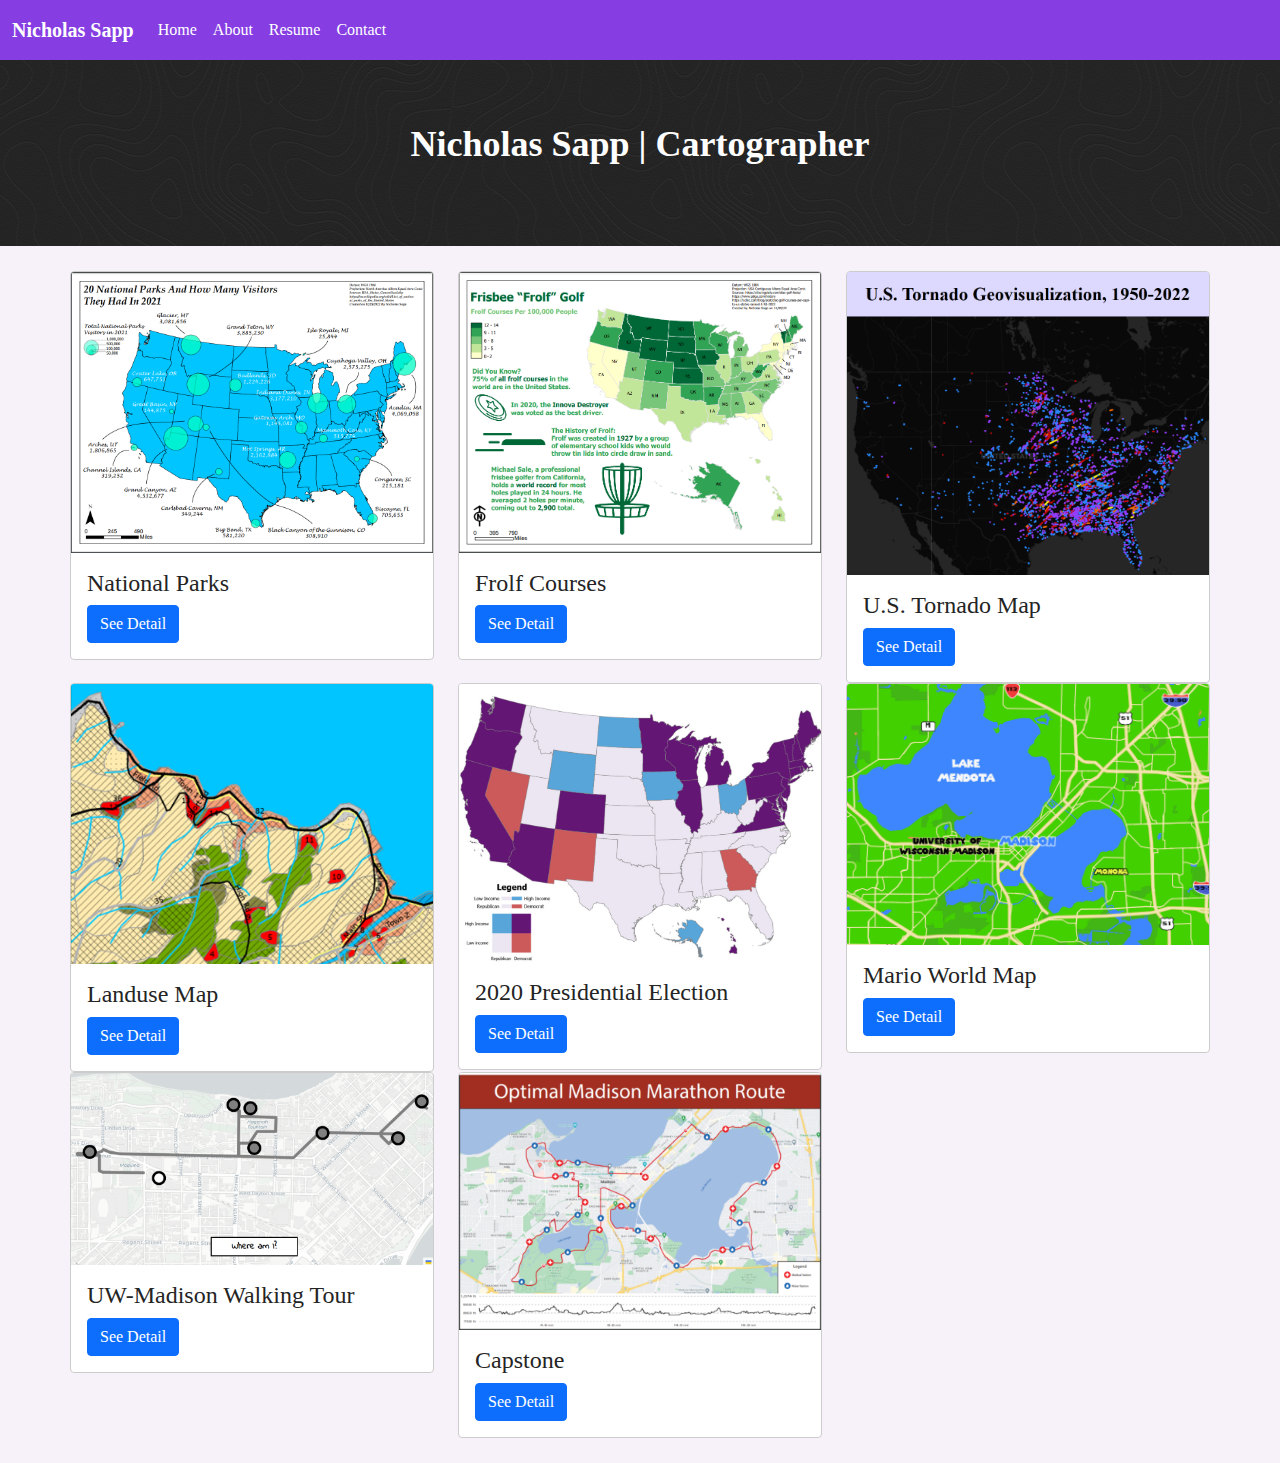
<file: NicholasSapp_Portfolio/index.html>
<!DOCTYPE html>
<html lang="en">

<head>
    <meta charset="utf-8">
    <meta name="viewport" content="width=device-width, initial-scale=1">
    <meta name="keywords" content="maps, cartography" />
    <title>Nicholas Sapp</title>

    <!--put your Bootstrap stylesheet links below this comment and above style.css-->
    <link rel="stylesheet" href="css/bootstrap.min.css">
    <link rel="stylesheet" href="css/style.css">
</head>

<body>
    <!-- Create the navbar -->
    <nav class="navbar navbar-expand-lg navbar-default">
        <!-- Container inside the navbar header to span the page -->
        <div class="container-fluid">
            <!-- Creates the navbar header -->
            <a class="navbar-brand" href="#">Nicholas Sapp</a>
            <!-- This complex script is just for a hamburger button, which will appear on smaller screens -->
            <button class="navbar-toggler" type="button" data-bs-toggle="collapse" data-bs-target="#navbarNav"
                aria-controls="navbarNav" aria-expanded="false" aria-label="Toggle navigation">
                <svg width="1em" height="1em" viewBox="0 0 16 16" class="bi bi-list" xmlns="http://www.w3.org/2000/svg">
                    <path fill-rule="evenodd"
                        d="M2.5 11.5A.5.5 0 0 1 3 11h10a.5.5 0 0 1 0 1H3a.5.5 0 0 1-.5-.5zm0-4A.5.5 0 0 1 3 7h10a.5.5 0 0 1 0 1H3a.5.5 0 0 1-.5-.5zm0-4A.5.5 0 0 1 3 3h10a.5.5 0 0 1 0 1H3a.5.5 0 0 1-.5-.5z" />
                </svg>
                <span class="menu"> Menu</span>
            </button>
            <!-- Links to include in navbar -->
            <div class="collapse navbar-collapse" id="navbarNav">
                <!-- Unordered list for links on navbar -->
                <ul class="navbar-nav">
                    <li class="nav-item">
                        <a class="nav-link active" aria-current="page" href="index.html">Home</a>
                    </li>
                    <li class="nav-item">
                        <a class="nav-link" href="about.html">About</a>
                    </li>
                    <li class="nav-item">
                        <a class="nav-link" href="resume.html">Resume</a>
                    </li>
                    <li class="nav-item">
                        <a class="nav-link" href="contact.html">Contact</a>
                    </li>
                </ul>
            </div> <!-- end .navbar-collapse -->
        </div> <!-- end .container-fluid -->
    </nav> <!-- end navigation bar -->

    <div class="jumbotron">
        <div class="container">
            <h2>Nicholas Sapp | Cartographer</h2>
            <p></p>
        </div>
    </div>

    <div class="container">
        <div class="row">
            <div class="col-md-4">
                <div class="card">
                    <a href="portfolio/colombia.html">
                        <img class="card-img-top" src="assets/NationalParkMap.PNG"
                            alt="colombia terrain map">
                    </a>
                    <div class="card-body">
                        <h4 class="card-title">National Parks</h4>
                        <a href="portfolio/colombia.html" class="btn btn-primary">See Detail</a>
                    </div>
                </div>
            </div>
            <div class="col-md-4">
                <div class="card">
                    <a href="portfolio/childcare.html">
                        <img class="card-img-top" src="assets/FrolfMap.PNG"
                            alt="cost of childcare in the united states infographic"></a>
                    <div class="card-body">
                        <h4 class="card-title">Frolf Courses</h4>
                        <a href="portfolio/childcare.html" class="btn btn-primary">See Detail</a>
                    </div>
                </div>
            </div>
            <div class="col-md-4">
                <div class="card">
                    <a href="portfolio/india.html">
                        <img class="card-img-top" src="assets/TornadoMap.png"
                            alt="India nighttime lights"></a>
                    <div class="card-body">
                        <h4 class="card-title">U.S. Tornado Map</h4>
                        <a href="portfolio/india.html" class="btn btn-primary">See Detail</a>
                    </div>
                </div>
            </div>
            <div class="col-md-4">
                <div class="card">
                    <a href="portfolio/StudySite.html">
                        <img class="card-img-top" src="assets/FinalProject377TN.png"
                            alt="colombia terrain map">
                    </a>
                    <div class="card-body">
                        <h4 class="card-title">Landuse Map</h4>
                        <a href="portfolio/StudySite.html" class="btn btn-primary">See Detail</a>
                    </div>
                </div>
            </div>
            <div class="col-md-4">
                <div class="card">
                    <a href="portfolio/PresidentialElection.html">
                        <img class="card-img-top" src="assets/Lab1TN.png"
                            alt="cost of childcare in the united states infographic"></a>
                    <div class="card-body">
                        <h4 class="card-title">2020 Presidential Election</h4>
                        <a href="portfolio/PresidentialElection.html" class="btn btn-primary">See Detail</a>
                    </div>
                </div>
            </div>
            <div class="col-md-4">
                <div class="card">
                    <a href="portfolio/Mario.html">
                        <img class="card-img-top" src="assets/MarioTN.png"
                            alt="India nighttime lights"></a>
                    <div class="card-body">
                        <h4 class="card-title">Mario World Map</h4>
                        <a href="portfolio/Mario.html" class="btn btn-primary">See Detail</a>
                    </div>
                </div>
            </div>
            <div class="col-md-4">
                <div class="card">
                    <a href="portfolio/WalkingTour.html">
                        <img class="card-img-top" src="assets/WalkingTourTN.png"
                            alt="cost of childcare in the united states infographic"></a>
                    <div class="card-body">
                        <h4 class="card-title">UW-Madison Walking Tour</h4>
                        <a href="portfolio/WalkingTour.html" class="btn btn-primary">See Detail</a>
                    </div>
                </div>
            </div>
            <div class="col-md-4">
                <div class="card">
                    <a href="portfolio/Capstone.html">
                        <img class="card-img-top" src="assets/CapstoneTN.png"
                            alt="India nighttime lights"></a>
                    <div class="card-body">
                        <h4 class="card-title">Capstone</h4>
                        <a href="portfolio/Capstone.html" class="btn btn-primary">See Detail</a>
                    </div>
                </div>
            </div>
        </div>
    </div>

    <!--put your external script links here-->
    <script type="text/javascript" src="lib/jquery-3.5.1.min.js"></script>
    <script type="text/javascript" src="lib/bootstrap.min.js"></script>
</body>

</html>
</file>
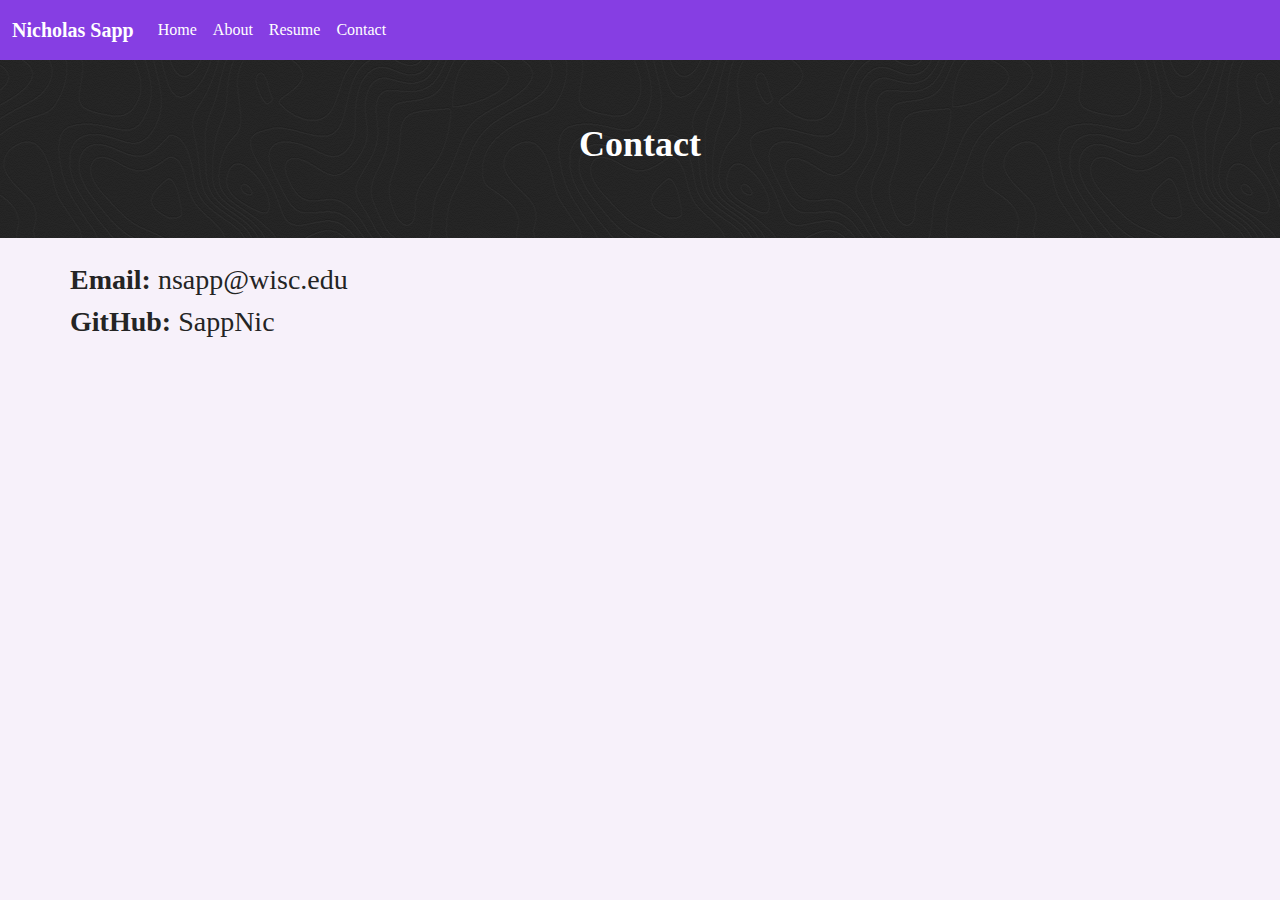
<file: NicholasSapp_Portfolio/contact.html>
<!DOCTYPE html>
<html lang="en">

<head>
    <meta charset="utf-8">
    <meta name="viewport" content="width=device-width, initial-scale=1">
    <title>Nicholas Sapp</title>
    <!-- <link href='https://fonts.googleapis.com/css?family=Montserrat:400,700' rel='stylesheet' type='text/css'> -->

    <!--put your Bootstrap stylesheet links below this comment and above style.css-->
    <link rel="stylesheet" href="css/bootstrap.min.css">
    <link rel="stylesheet" href="css/style.css">
</head>

<body>
    <!-- Create the navbar -->
    <nav class="navbar navbar-expand-lg navbar-default">
        <!-- Container inside the navbar header to span the page -->
        <div class="container-fluid">
            <!-- Creates the navbar header -->
            <a class="navbar-brand" href="#">Nicholas Sapp</a>
            <!-- This complex script is just for a hamburger button, which will appear on smaller screens -->
            <button class="navbar-toggler" type="button" data-bs-toggle="collapse" data-bs-target="#navbarNav"
                aria-controls="navbarNav" aria-expanded="false" aria-label="Toggle navigation">
                <svg width="1em" height="1em" viewBox="0 0 16 16" class="bi bi-list" xmlns="http://www.w3.org/2000/svg">
                    <path fill-rule="evenodd"
                        d="M2.5 11.5A.5.5 0 0 1 3 11h10a.5.5 0 0 1 0 1H3a.5.5 0 0 1-.5-.5zm0-4A.5.5 0 0 1 3 7h10a.5.5 0 0 1 0 1H3a.5.5 0 0 1-.5-.5zm0-4A.5.5 0 0 1 3 3h10a.5.5 0 0 1 0 1H3a.5.5 0 0 1-.5-.5z" />
                </svg>
                <span class="menu"> Menu</span>
            </button>
            <!-- Links to include in navbar -->
            <div class="collapse navbar-collapse" id="navbarNav">
                <!-- Unordered list for links on navbar -->
                <ul class="navbar-nav">
                    <li class="nav-item">
                        <a class="nav-link active" aria-current="page" href="index.html">Home</a>
                    </li>
                    <li class="nav-item">
                        <a class="nav-link" href="about.html">About</a>
                    </li>
                    <li class="nav-item">
                        <a class="nav-link" href="resume.html">Resume</a>
                    </li>
                    <li class="nav-item">
                        <a class="nav-link" href="contact.html">Contact</a>
                    </li>
                </ul>
            </div> <!-- end .navbar-collapse -->
        </div> <!-- end .container-fluid -->
    </nav> <!-- end navigation bar -->

    <div class="jumbotron">
        <div class="container">
            <h2>Contact</h2>
        </div>
    </div>

    <div class="container">
        <div class="row">
            <div class="col-md-8 col-md-offset-2 col-xs-10 col-xs-offset-1">
                <h3><strong>Email:</strong> nsapp@wisc.edu</h3>
                <h3><strong>GitHub:</strong> SappNic</h3>
            </div>
        </div>
    </div>


    <!--put your external script links here-->
    <script type="text/javascript" src="lib/jquery-3.5.1.min.js"></script>
    <script type="text/javascript" src="lib/bootstrap.min.js"></script>
</body>

</html>
</file>
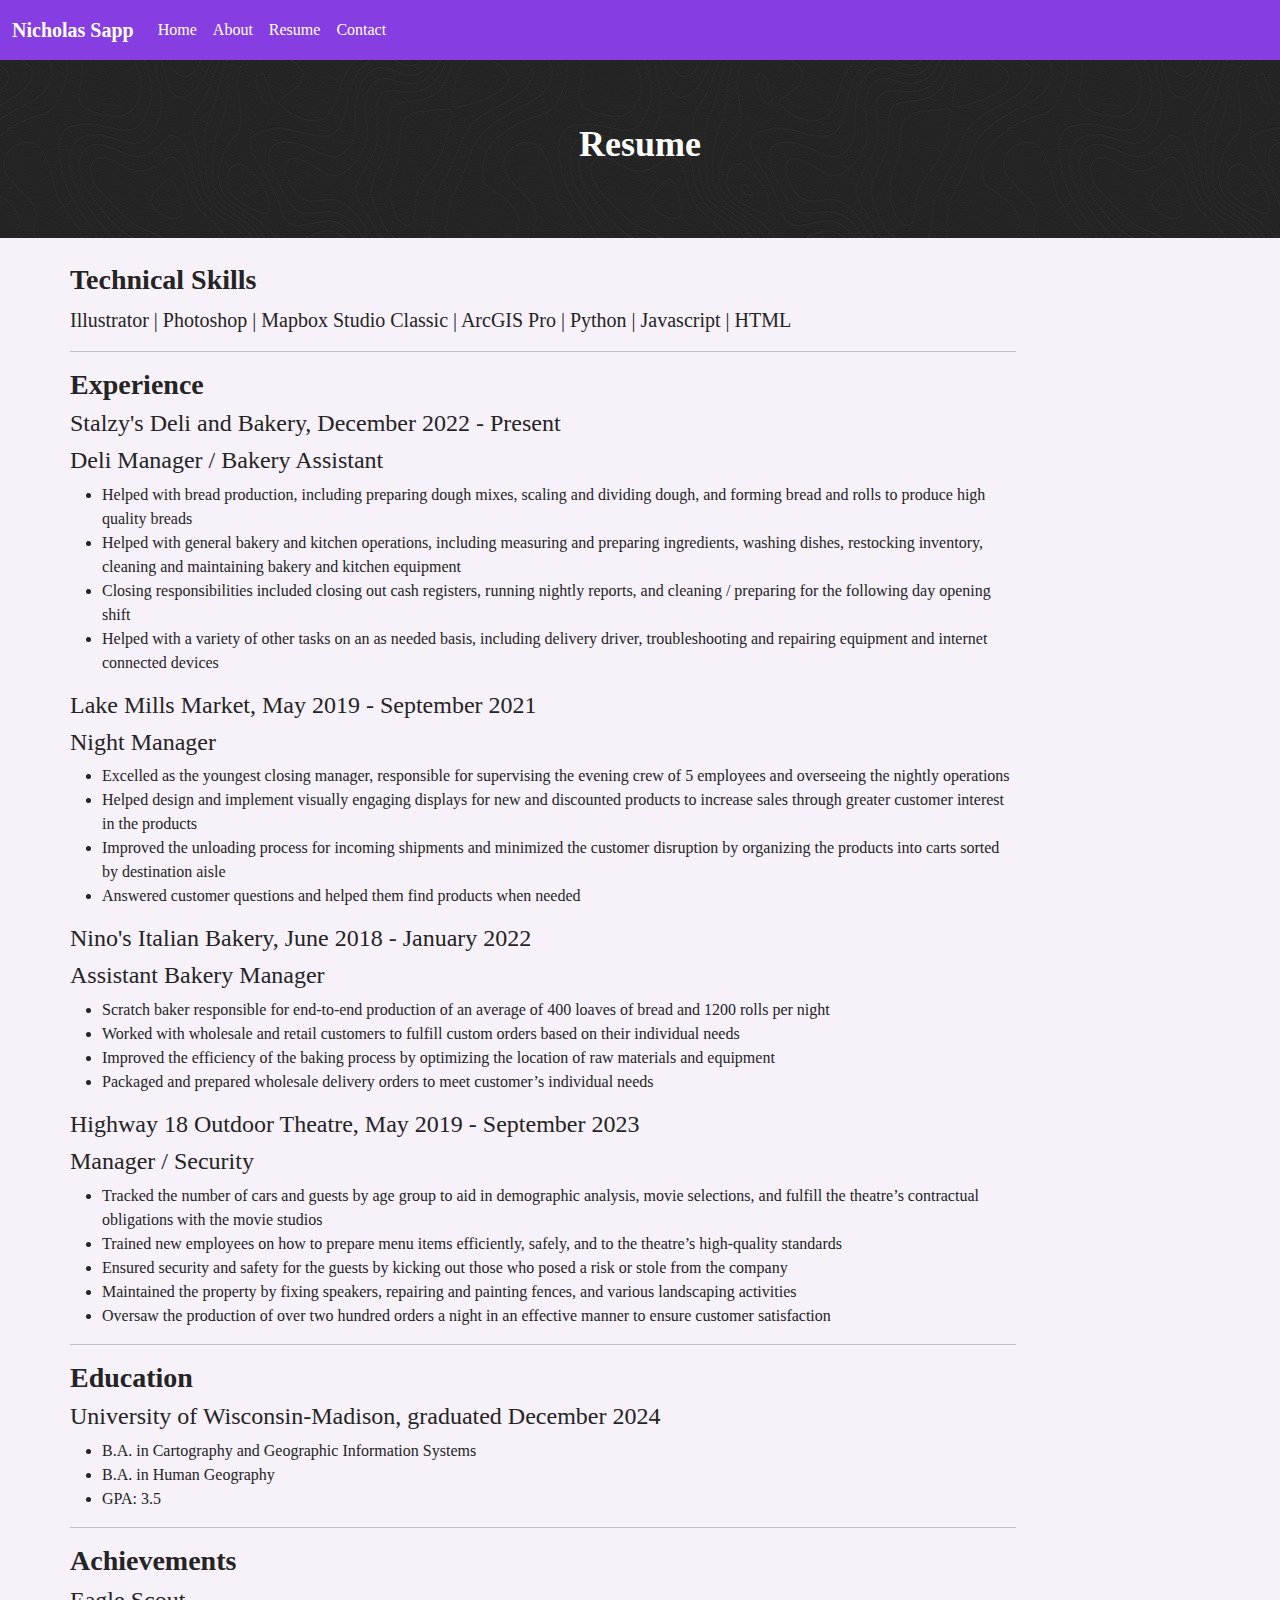
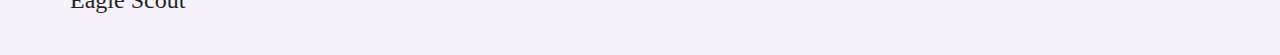
<file: NicholasSapp_Portfolio/resume.html>
<!DOCTYPE html>
<html lang="en">

<head>
    <meta charset="utf-8">
    <meta name="viewport" content="width=device-width, initial-scale=1">
    <title>Nicholas Sapp</title>
    <!-- <link href='https://fonts.googleapis.com/css?family=Montserrat:400,700' rel='stylesheet' type='text/css'> -->

    <!--put your Bootstrap stylesheet links below this comment and above style.css-->
    <link rel="stylesheet" href="css/bootstrap.min.css">
    <link rel="stylesheet" href="css/style.css">
</head>

<body>
    <!-- Create the navbar -->
    <nav class="navbar navbar-expand-lg navbar-default">
        <!-- Container inside the navbar header to span the page -->
        <div class="container-fluid">
            <!-- Creates the navbar header -->
            <a class="navbar-brand" href="#">Nicholas Sapp</a>
            <!-- This complex script is just for a hamburger button, which will appear on smaller screens -->
            <button class="navbar-toggler" type="button" data-bs-toggle="collapse" data-bs-target="#navbarNav"
                aria-controls="navbarNav" aria-expanded="false" aria-label="Toggle navigation">
                <svg width="1em" height="1em" viewBox="0 0 16 16" class="bi bi-list" xmlns="http://www.w3.org/2000/svg">
                    <path fill-rule="evenodd"
                        d="M2.5 11.5A.5.5 0 0 1 3 11h10a.5.5 0 0 1 0 1H3a.5.5 0 0 1-.5-.5zm0-4A.5.5 0 0 1 3 7h10a.5.5 0 0 1 0 1H3a.5.5 0 0 1-.5-.5zm0-4A.5.5 0 0 1 3 3h10a.5.5 0 0 1 0 1H3a.5.5 0 0 1-.5-.5z" />
                </svg>
                <span class="menu"> Menu</span>
            </button>
            <!-- Links to include in navbar -->
            <div class="collapse navbar-collapse" id="navbarNav">
                <!-- Unordered list for links on navbar -->
                <ul class="navbar-nav">
                    <li class="nav-item">
                        <a class="nav-link active" aria-current="page" href="index.html">Home</a>
                    </li>
                    <li class="nav-item">
                        <a class="nav-link" href="about.html">About</a>
                    </li>
                    <li class="nav-item">
                        <a class="nav-link" href="resume.html">Resume</a>
                    </li>
                    <li class="nav-item">
                        <a class="nav-link" href="contact.html">Contact</a>
                    </li>
                </ul>
            </div> <!-- end .navbar-collapse -->
        </div> <!-- end .container-fluid -->
    </nav> <!-- end navigation bar -->

    <div class="jumbotron">
        <div class="container">
            <h2>Resume</h2>
        </div>
    </div>

    <div class="container">
        <div class="row">
            <div class="col-md-10 col-md-offset-1 resume">
                <h3>Technical Skills</h3>
                <p>
                    Illustrator | Photoshop | Mapbox Studio Classic | ArcGIS Pro | Python | Javascript | HTML
                </p>
                <hr>
                <h3>Experience</h3>
                <h4>Stalzy's Deli and Bakery, December 2022 - Present</h4>
                <h4>Deli Manager / Bakery Assistant</h4>
                <ul>
                    <li>Helped with bread production, including preparing dough mixes, scaling and dividing dough, and forming bread and rolls
                        to produce high quality breads
                        </li>
                    <li>Helped with general bakery and kitchen operations, including measuring and preparing ingredients, washing dishes,
                        restocking inventory, cleaning and maintaining bakery and kitchen equipment</li>
                    <li>Closing responsibilities included closing out cash registers, running nightly reports, and cleaning / preparing for the
                        following day opening shift
                        </li>
                    <li>Helped with a variety of other tasks on an as needed basis, including delivery driver, troubleshooting and repairing
                        equipment and internet connected devices</li>
                </ul>
                <h4>Lake Mills Market, May 2019 - September 2021</h4>
                <h4>Night Manager</h4>
                <ul>
                    <li>Excelled as the youngest closing manager, responsible for supervising the evening crew of 5 employees and overseeing
                        the nightly operations</li>
                    <li>Helped design and implement visually engaging displays for new and discounted products to increase sales through
                        greater customer interest in the products</li>
                    <li>Improved the unloading process for incoming shipments and minimized the customer disruption by organizing the
                        products into carts sorted by destination aisle</li>
                    <li>Answered customer questions and helped them find products when needed</li>
                </ul>
                <h4>Nino's Italian Bakery, June 2018 - January 2022</h4>
                <h4>Assistant Bakery Manager</h4>
                <ul>
                    <li>Scratch baker responsible for end-to-end production of an average of 400 loaves of bread and 1200 rolls per night</li>
                    <li>Worked with wholesale and retail customers to fulfill custom orders based on their individual needs</li>
                    <li>Improved the efficiency of the baking process by optimizing the location of raw materials and equipment</li>
                    <li>Packaged and prepared wholesale delivery orders to meet customer’s individual needs</li>
                </ul>
                <h4>Highway 18 Outdoor Theatre, May 2019 - September 2023</h4>
                <h4>Manager / Security</h4>
                <ul>
                    <li>Tracked the number of cars and guests by age group to aid in demographic analysis, movie selections, and fulfill the
                        theatre’s contractual obligations with the movie studios</li>
                    <li>Trained new employees on how to prepare menu items efficiently, safely, and to the theatre’s high-quality standards</li>
                    <li>Ensured security and safety for the guests by kicking out those who posed a risk or stole from the company</li>
                    <li>Maintained the property by fixing speakers, repairing and painting fences, and various landscaping activities</li>
                    <li>Oversaw the production of over two hundred orders a night in an effective manner to ensure customer satisfaction</li>
                </ul>
                <hr>
                <h3>Education</h3>
                <h4>University of Wisconsin-Madison, graduated December 2024</h4>
                <ul>
                    <li>B.A. in Cartography and Geographic Information Systems</li>
                    <li>B.A. in Human Geography</li>
                    <li>GPA: 3.5</li>
                </ul>
                <hr>
                <h3>Achievements</h3>
                <h4>Eagle Scout</h4>
                <ul>
                
                </ul>
            </div>
        </div>
    </div>

    <!--put your external script links here-->
    <script type="text/javascript" src="lib/jquery-3.5.1.min.js"></script>
    <script type="text/javascript" src="lib/bootstrap.min.js"></script>
</body>

</html>
</file>
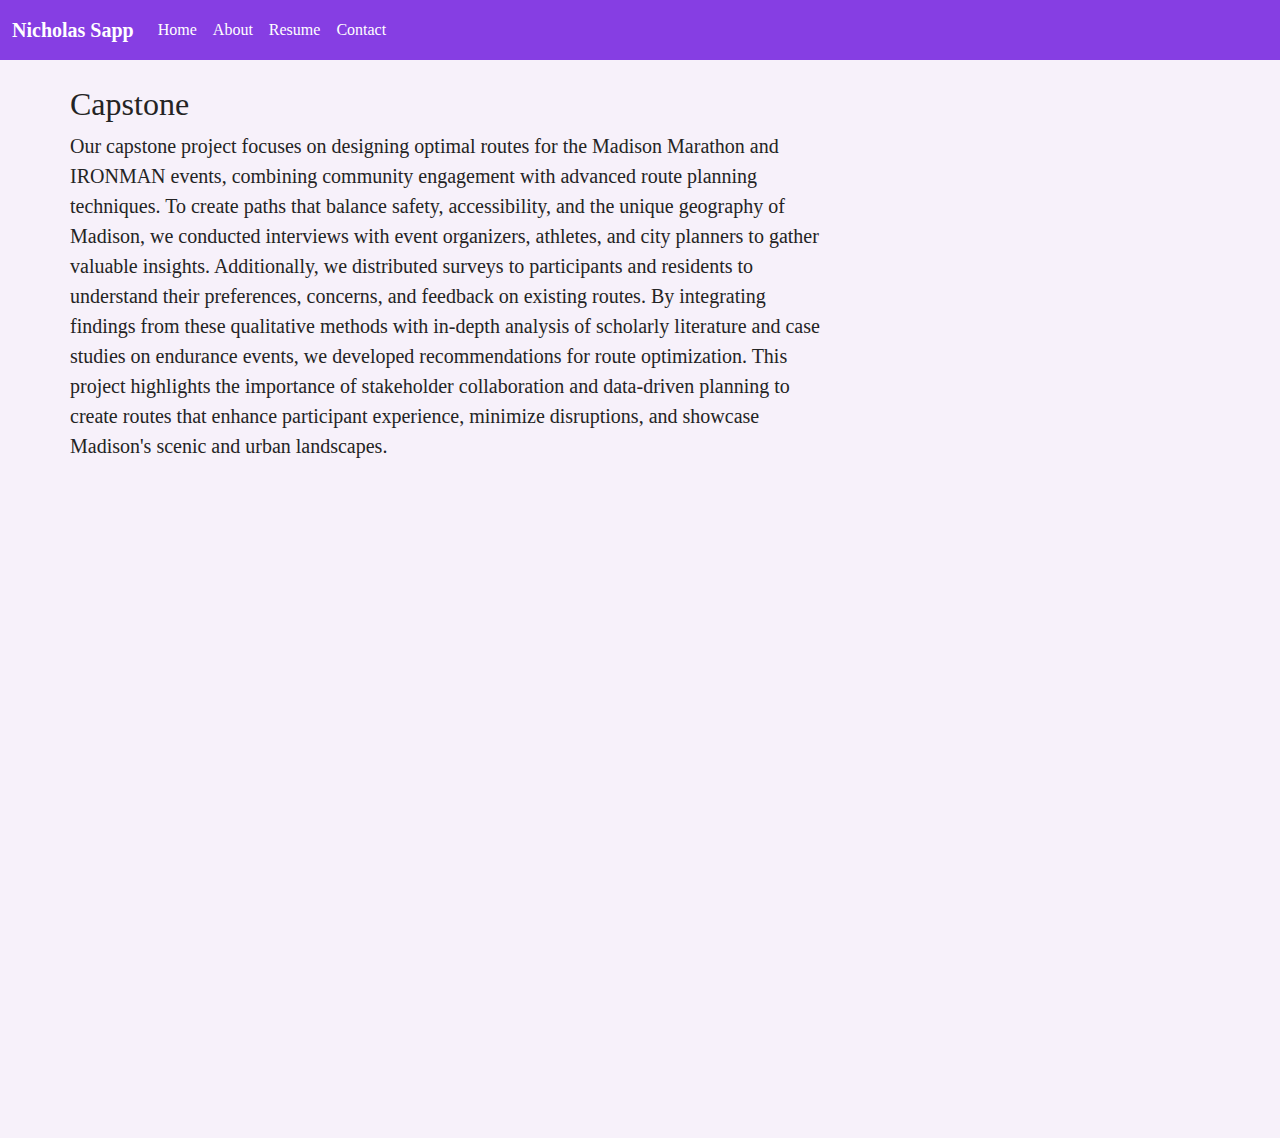
<file: NicholasSapp_Portfolio/portfolio/Capstone.html>
<!DOCTYPE html>
<html lang="en">
    
<head>
    <meta charset="utf-8">
    <meta name="viewport" content="width=device-width, initial-scale=1">
    <title>Nicholas Sapp</title>
    <!-- <link href='https://fonts.googleapis.com/css?family=Montserrat:400,700' rel='stylesheet' type='text/css'> -->

    <!--put your Bootstrap stylesheet links below this comment and above style.css-->
    <link rel="stylesheet" href="../css/bootstrap.min.css">
    <link rel="stylesheet" href="../css/style.css">
</head>

<body>
    <!-- Create the navbar -->
    <nav class="navbar navbar-expand-lg navbar-default">
        <!-- Container inside the navbar header to span the page -->
        <div class="container-fluid">
            <!-- Creates the navbar header -->
            <a class="navbar-brand" href="#">Nicholas Sapp</a>
            <!-- This complex script is just for a hamburger button, which will appear on smaller screens -->
            <button class="navbar-toggler" type="button" data-bs-toggle="collapse" data-bs-target="#navbarNav" aria-controls="navbarNav" aria-expanded="false" aria-label="Toggle navigation">
                <svg width="1em" height="1em" viewBox="0 0 16 16" class="bi bi-list" xmlns="http://www.w3.org/2000/svg">
                    <path fill-rule="evenodd" d="M2.5 11.5A.5.5 0 0 1 3 11h10a.5.5 0 0 1 0 1H3a.5.5 0 0 1-.5-.5zm0-4A.5.5 0 0 1 3 7h10a.5.5 0 0 1 0 1H3a.5.5 0 0 1-.5-.5zm0-4A.5.5 0 0 1 3 3h10a.5.5 0 0 1 0 1H3a.5.5 0 0 1-.5-.5z" /></svg>
                <span class="menu"> Menu</span>
            </button>
            <!-- Links to include in navbar -->
            <div class="collapse navbar-collapse" id="navbarNav">
                <!-- Unordered list for links on navbar -->
                <ul class="navbar-nav">
                    <li class="nav-item">
                        <a class="nav-link active" aria-current="page" href="../index.html">Home</a>
                    </li>
                    <li class="nav-item">
                        <a class="nav-link" href="../about.html">About</a>
                    </li>
                    <li class="nav-item">
                        <a class="nav-link" href="../resume.html">Resume</a>
                    </li>
                    <li class="nav-item">
                        <a class="nav-link" href="../contact.html">Contact</a>
                    </li>
                </ul>
            </div> <!-- end .navbar-collapse -->
        </div> <!-- end .container-fluid -->
    </nav> <!-- end navigation bar -->  

    <div class="container">
        <div class="row">
            <div class="col-md-8 col-md-offset-2 col-xs-10 col-xs-offset-1">
                <h2 class="portfolio-title">Capstone</h2>
                <p class="portfolio-description">
                    Our capstone project focuses on designing optimal routes for the Madison Marathon and IRONMAN events, combining community engagement with advanced route planning techniques. To create paths that balance safety, accessibility, and the unique geography of Madison, we conducted interviews with event organizers, athletes, and city planners to gather valuable insights. Additionally, we distributed surveys to participants and residents to understand their preferences, concerns, and feedback on existing routes. By integrating findings from these qualitative methods with in-depth analysis of scholarly literature and case studies on endurance events, we developed recommendations for route optimization. This project highlights the importance of stakeholder collaboration and data-driven planning to create routes that enhance participant experience, minimize disruptions, and showcase Madison's scenic and urban landscapes.
                </p>
            </div>
        </div>
    </div>
    <div class="container-fluid">
        <div class="row">
            <div class="col-md-12 portfolio-image figure-img img-fluid">
                <iframe id="walking-tour" src="Capstone.pdf"></iframe>
            </div>
        </div>
    </div>

    <!--put your external script links here-->
    <script type="text/javascript" src="../lib/jquery-3.5.1.min.js"></script>
    <script type="text/javascript" src="../lib/bootstrap.min.js"></script>
</body></html>
</file>
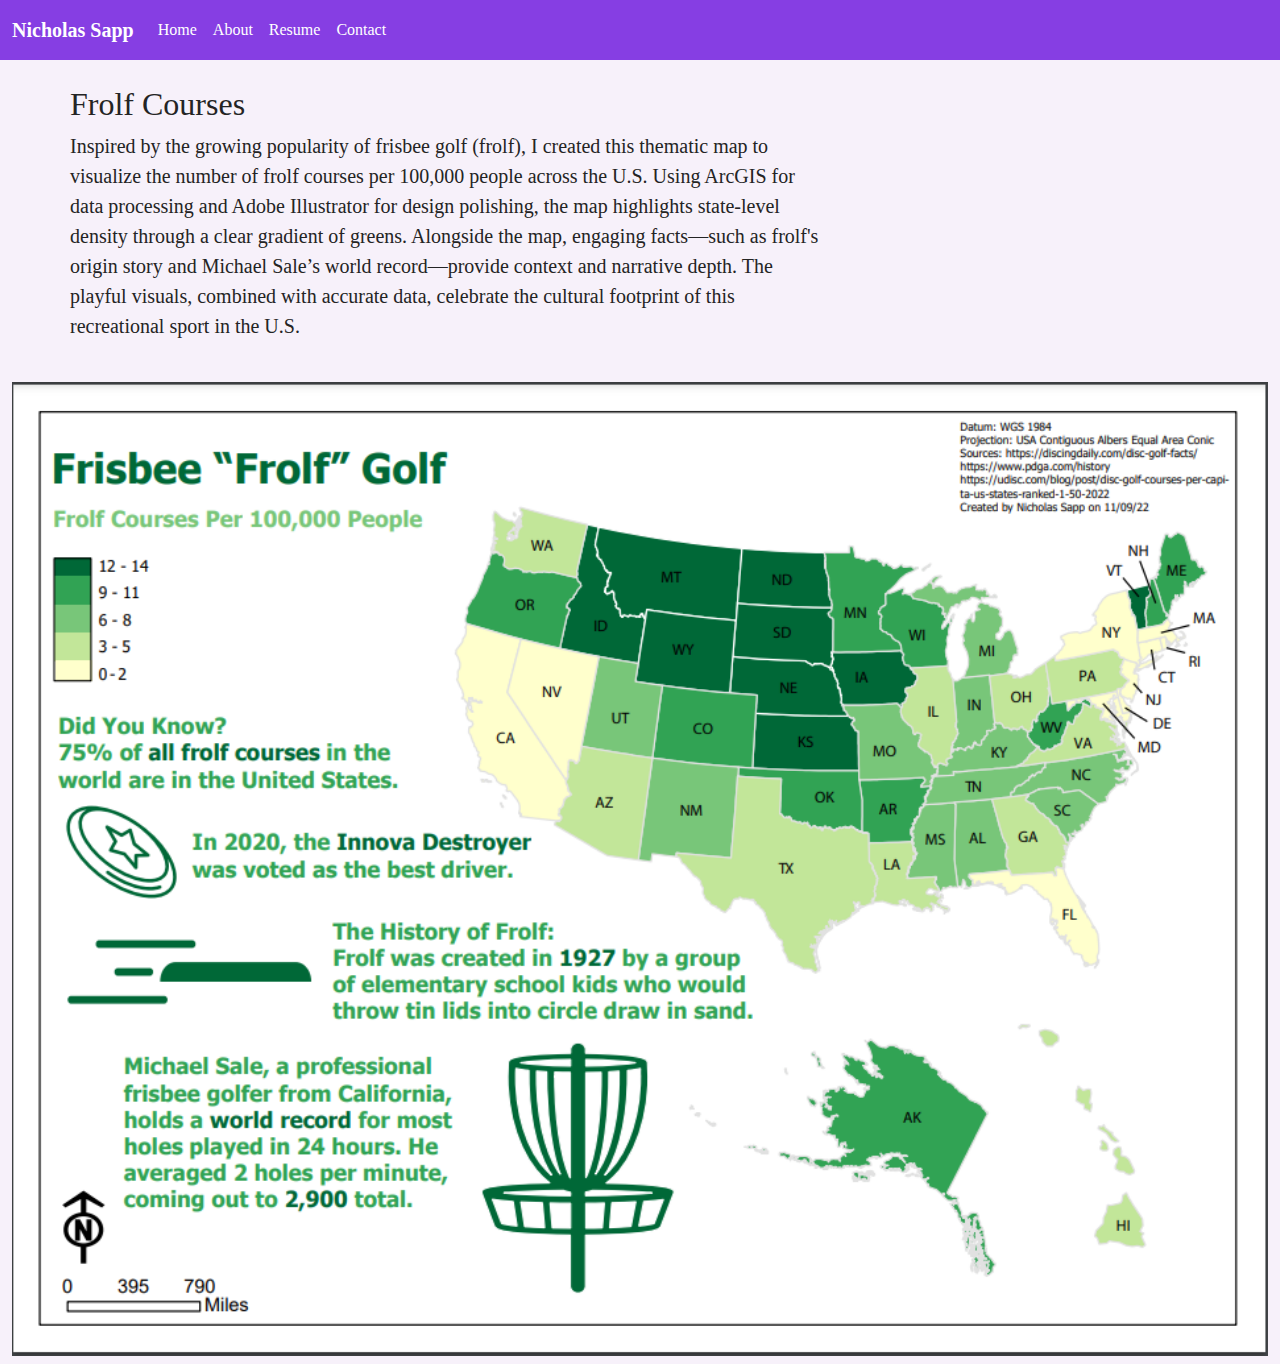
<file: NicholasSapp_Portfolio/portfolio/childcare.html>
<!DOCTYPE html>
<html lang="en">
    
<head>
    <meta charset="utf-8">
    <meta name="viewport" content="width=device-width, initial-scale=1">
    <title>Nicholas Sapp</title>
    <!-- <link href='https://fonts.googleapis.com/css?family=Montserrat:400,700' rel='stylesheet' type='text/css'> -->

    <!--put your Bootstrap stylesheet links below this comment and above style.css-->
    <link rel="stylesheet" href="../css/bootstrap.min.css">
    <link rel="stylesheet" href="../css/style.css">
</head>

<body>
    <!-- Create the navbar -->
    <nav class="navbar navbar-expand-lg navbar-default">
        <!-- Container inside the navbar header to span the page -->
        <div class="container-fluid">
            <!-- Creates the navbar header -->
            <a class="navbar-brand" href="#">Nicholas Sapp</a>
            <!-- This complex script is just for a hamburger button, which will appear on smaller screens -->
            <button class="navbar-toggler" type="button" data-bs-toggle="collapse" data-bs-target="#navbarNav" aria-controls="navbarNav" aria-expanded="false" aria-label="Toggle navigation">
                <svg width="1em" height="1em" viewBox="0 0 16 16" class="bi bi-list" xmlns="http://www.w3.org/2000/svg">
                    <path fill-rule="evenodd" d="M2.5 11.5A.5.5 0 0 1 3 11h10a.5.5 0 0 1 0 1H3a.5.5 0 0 1-.5-.5zm0-4A.5.5 0 0 1 3 7h10a.5.5 0 0 1 0 1H3a.5.5 0 0 1-.5-.5zm0-4A.5.5 0 0 1 3 3h10a.5.5 0 0 1 0 1H3a.5.5 0 0 1-.5-.5z" /></svg>
                <span class="menu"> Menu</span>
            </button>
            <!-- Links to include in navbar -->
            <div class="collapse navbar-collapse" id="navbarNav">
                <!-- Unordered list for links on navbar -->
                <ul class="navbar-nav">
                    <li class="nav-item">
                        <a class="nav-link active" aria-current="page" href="../index.html">Home</a>
                    </li>
                    <li class="nav-item">
                        <a class="nav-link" href="../about.html">About</a>
                    </li>
                    <li class="nav-item">
                        <a class="nav-link" href="../resume.html">Resume</a>
                    </li>
                    <li class="nav-item">
                        <a class="nav-link" href="../contact.html">Contact</a>
                    </li>
                </ul>
            </div> <!-- end .navbar-collapse -->
        </div> <!-- end .container-fluid -->
    </nav> <!-- end navigation bar -->  

    <div class="container">
        <div class="row">
            <div class="col-md-8 col-md-offset-2 col-xs-10 col-xs-offset-1">
                <h2 class="portfolio-title">Frolf Courses</h2>
                <p class="portfolio-description">
                    Inspired by the growing popularity of frisbee golf (frolf), I created this thematic map to visualize the number of frolf courses per 100,000 people across the U.S. Using ArcGIS for data processing and Adobe Illustrator for design polishing, the map highlights state-level density through a clear gradient of greens. Alongside the map, engaging facts—such as frolf's origin story and Michael Sale’s world record—provide context and narrative depth. The playful visuals, combined with accurate data, celebrate the cultural footprint of this recreational sport in the U.S.
                </p>
            </div>
        </div>
    </div>
    <div class="container-fluid">
        <div class="row">
            <div class="col-md-12 portfolio-image figure-img img-fluid">
                <a href="../assets/cost-of-childcare-infographic.png">
                    <img src="../assets/FrolfMap.PNG" alt="Real Cost of Child Care Infographic" class="center-block img-responsive" max-width="100%" areheight="auto" />
                </a>
            </div>
        </div>
    </div>

    <!--put your external script links here-->
    <script type="text/javascript" src="../lib/jquery-3.5.1.min.js"></script>
    <script type="text/javascript" src="../lib/bootstrap.min.js"></script>
</body></html>
</file>
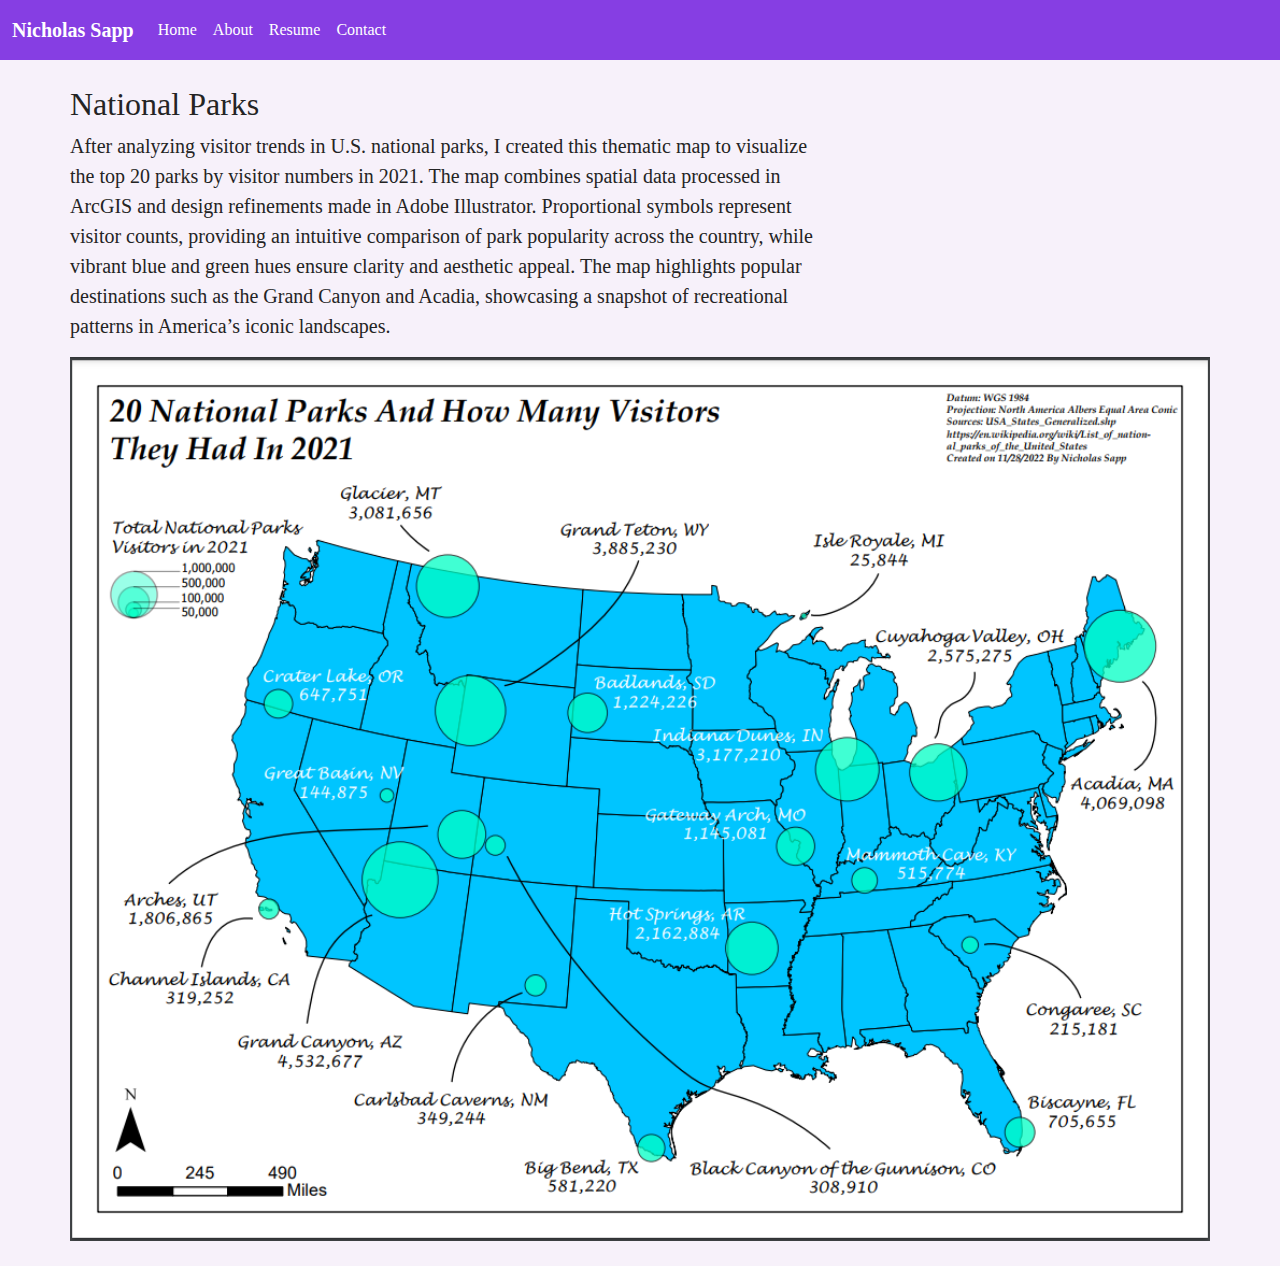
<file: NicholasSapp_Portfolio/portfolio/colombia.html>
<!DOCTYPE html>
<html lang="en">
    
<head>
    <meta charset="utf-8">
    <meta name="viewport" content="width=device-width, initial-scale=1">
    <title>Nicholas Sapp</title>
    <!-- <link href='https://fonts.googleapis.com/css?family=Montserrat:400,700' rel='stylesheet' type='text/css'> -->

    <!--put your Bootstrap stylesheet links below this comment and above style.css-->
    <link rel="stylesheet" href="../css/bootstrap.min.css">
    <link rel="stylesheet" href="../css/style.css">
</head>

<body>
    <!-- Create the navbar -->
    <nav class="navbar navbar-expand-lg navbar-default">
        <!-- Container inside the navbar header to span the page -->
        <div class="container-fluid">
            <!-- Creates the navbar header -->
            <a class="navbar-brand" href="#">Nicholas Sapp</a>
            <!-- This complex script is just for a hamburger button, which will appear on smaller screens -->
            <button class="navbar-toggler" type="button" data-bs-toggle="collapse" data-bs-target="#navbarNav" aria-controls="navbarNav" aria-expanded="false" aria-label="Toggle navigation">
                <svg width="1em" height="1em" viewBox="0 0 16 16" class="bi bi-list" xmlns="http://www.w3.org/2000/svg">
                    <path fill-rule="evenodd" d="M2.5 11.5A.5.5 0 0 1 3 11h10a.5.5 0 0 1 0 1H3a.5.5 0 0 1-.5-.5zm0-4A.5.5 0 0 1 3 7h10a.5.5 0 0 1 0 1H3a.5.5 0 0 1-.5-.5zm0-4A.5.5 0 0 1 3 3h10a.5.5 0 0 1 0 1H3a.5.5 0 0 1-.5-.5z" /></svg>
                <span class="menu"> Menu</span>
            </button>
            <!-- Links to include in navbar -->
            <div class="collapse navbar-collapse" id="navbarNav">
                <!-- Unordered list for links on navbar -->
                <ul class="navbar-nav">
                    <li class="nav-item">
                        <a class="nav-link active" aria-current="page" href="../index.html">Home</a>
                    </li>
                    <li class="nav-item">
                        <a class="nav-link" href="../about.html">About</a>
                    </li>
                    <li class="nav-item">
                        <a class="nav-link" href="../resume.html">Resume</a>
                    </li>
                    <li class="nav-item">
                        <a class="nav-link" href="../contact.html">Contact</a>
                    </li>
                </ul>
            </div> <!-- end .navbar-collapse -->
        </div> <!-- end .container-fluid -->
    </nav> <!-- end navigation bar -->  

    <div class="container">
        <div class="row">
            <div class="col-md-8 col-md-offset-2 col-xs-10 col-xs-offset-1">
                <h2 class="portfolio-title">National Parks</h2>
                <p class="portfolio-description">
                    After analyzing visitor trends in U.S. national parks, I created this thematic map to visualize the top 20 parks by visitor numbers in 2021. The map combines spatial data processed in ArcGIS and design refinements made in Adobe Illustrator. Proportional symbols represent visitor counts, providing an intuitive comparison of park popularity across the country, while vibrant blue and green hues ensure clarity and aesthetic appeal. The map highlights popular destinations such as the Grand Canyon and Acadia, showcasing a snapshot of recreational patterns in America’s iconic landscapes.
                </p>
            </div>
        </div>
        <div class="row">
            <div class="col-md-12 portfolio-image">
                <a href="../assets/NationalParkMap.PNG"><img src="../assets/NationalParkMap.PNG" alt="Colombia Terrain Map" class="center-block img-responsive" width="100%" /></a>
            </div>
        </div>
    </div>

    <!--put your external script links here-->
    <script type="text/javascript" src="../lib/jquery-3.5.1.min.js"></script>
    <script type="text/javascript" src="../lib/bootstrap.min.js"></script>
</body></html>
</file>
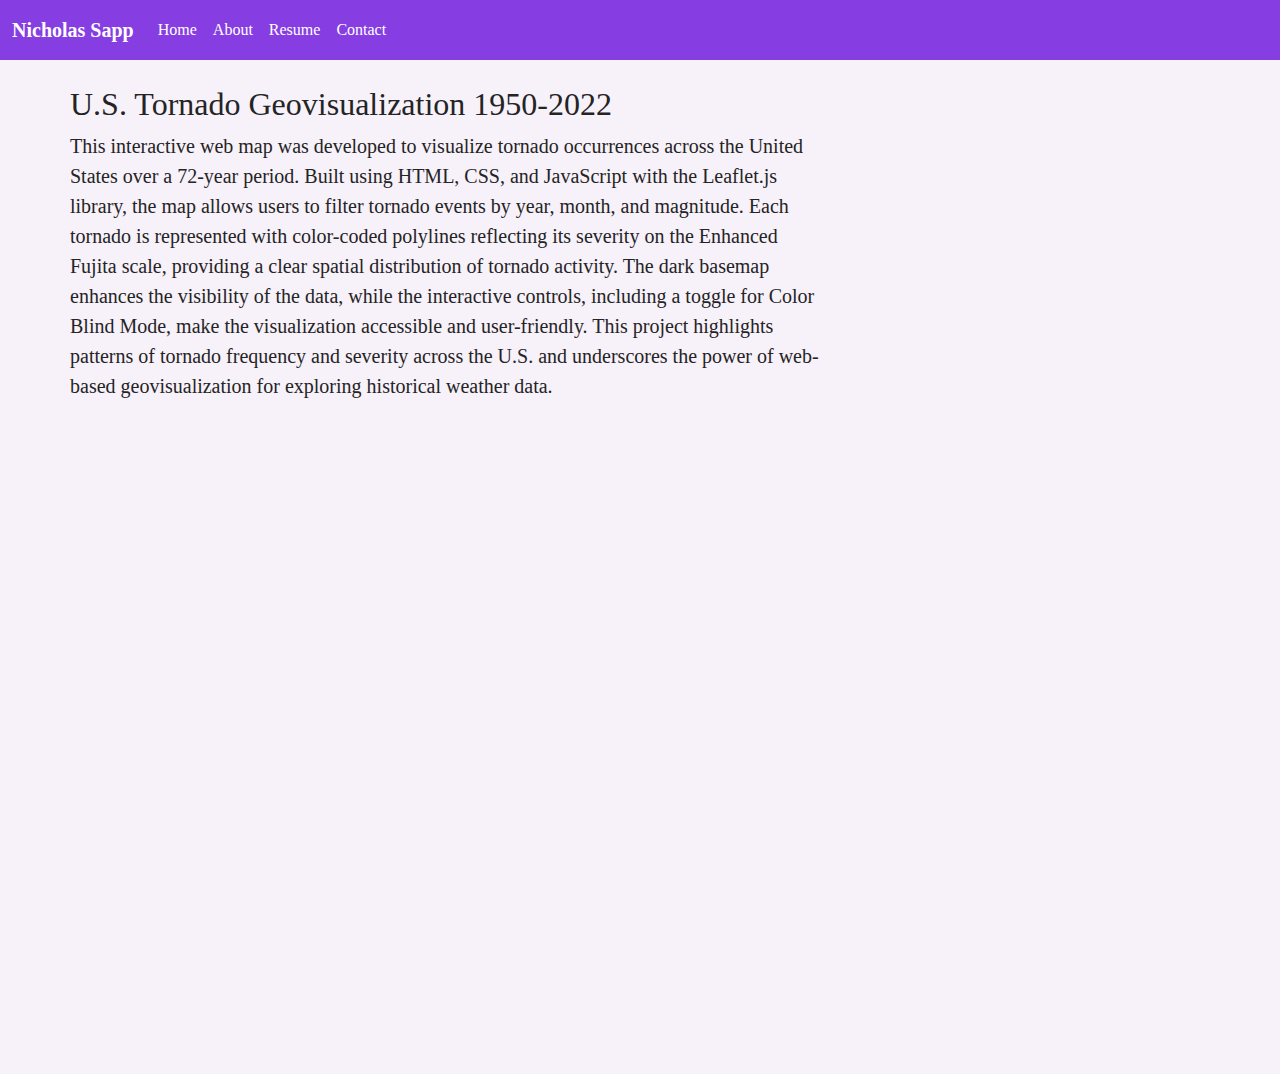
<file: NicholasSapp_Portfolio/portfolio/india.html>
<!DOCTYPE html>
<html lang="en">
    
<head>
    <meta charset="utf-8">
    <meta name="viewport" content="width=device-width, initial-scale=1">
    <title>Nicholas Sapp</title>
    <!-- <link href='https://fonts.googleapis.com/css?family=Montserrat:400,700' rel='stylesheet' type='text/css'> -->

    <!--put your Bootstrap stylesheet links below this comment and above style.css-->
    <link rel="stylesheet" href="../css/bootstrap.min.css">
    <link rel="stylesheet" href="../css/style.css">
</head>

<body>
    <!-- Create the navbar -->
    <nav class="navbar navbar-expand-lg navbar-default">
        <!-- Container inside the navbar header to span the page -->
        <div class="container-fluid">
            <!-- Creates the navbar header -->
            <a class="navbar-brand" href="#">Nicholas Sapp</a>
            <!-- This complex script is just for a hamburger button, which will appear on smaller screens -->
            <button class="navbar-toggler" type="button" data-bs-toggle="collapse" data-bs-target="#navbarNav" aria-controls="navbarNav" aria-expanded="false" aria-label="Toggle navigation">
                <svg width="1em" height="1em" viewBox="0 0 16 16" class="bi bi-list" xmlns="http://www.w3.org/2000/svg">
                    <path fill-rule="evenodd" d="M2.5 11.5A.5.5 0 0 1 3 11h10a.5.5 0 0 1 0 1H3a.5.5 0 0 1-.5-.5zm0-4A.5.5 0 0 1 3 7h10a.5.5 0 0 1 0 1H3a.5.5 0 0 1-.5-.5zm0-4A.5.5 0 0 1 3 3h10a.5.5 0 0 1 0 1H3a.5.5 0 0 1-.5-.5z" /></svg>
                <span class="menu"> Menu</span>
            </button>
            <!-- Links to include in navbar -->
            <div class="collapse navbar-collapse" id="navbarNav">
                <!-- Unordered list for links on navbar -->
                <ul class="navbar-nav">
                    <li class="nav-item">
                        <a class="nav-link active" aria-current="page" href="../index.html">Home</a>
                    </li>
                    <li class="nav-item">
                        <a class="nav-link" href="../about.html">About</a>
                    </li>
                    <li class="nav-item">
                        <a class="nav-link" href="../resume.html">Resume</a>
                    </li>
                    <li class="nav-item">
                        <a class="nav-link" href="../contact.html">Contact</a>
                    </li>
                </ul>
            </div> <!-- end .navbar-collapse -->
        </div> <!-- end .container-fluid -->
    </nav> <!-- end navigation bar -->  

    <div class="container">
        <div class="row">
            <div class="col-md-8 col-md-offset-2 col-xs-10 col-xs-offset-1">
                <h2 class="portfolio-title">U.S. Tornado Geovisualization 1950-2022</h2>
                <p class="portfolio-description">
                    This interactive web map was developed to visualize tornado occurrences across the United States over a 72-year period. Built using HTML, CSS, and JavaScript with the Leaflet.js library, the map allows users to filter tornado events by year, month, and magnitude. Each tornado is represented with color-coded polylines reflecting its severity on the Enhanced Fujita scale, providing a clear spatial distribution of tornado activity. The dark basemap enhances the visibility of the data, while the interactive controls, including a toggle for Color Blind Mode, make the visualization accessible and user-friendly. This project highlights patterns of tornado frequency and severity across the U.S. and underscores the power of web-based geovisualization for exploring historical weather data.
                </p>
            </div>
        </div>
    </div>
    <div class="container-fluid">
        <div class="row">
            <div class="col-md-12 portfolio-image">
                <iframe id="tornado" src="https://sappnic.github.io/Tornado-Map/2024_Final_Project-main/2024_Final_Project-main/"></iframe>
            </div>
        </div>
    </div>

    <!--put your external script links here-->
    <script type="text/javascript" src="../lib/jquery-3.5.1.min.js"></script>
    <script type="text/javascript" src="../lib/bootstrap.min.js"></script>
</body></html>
</file>
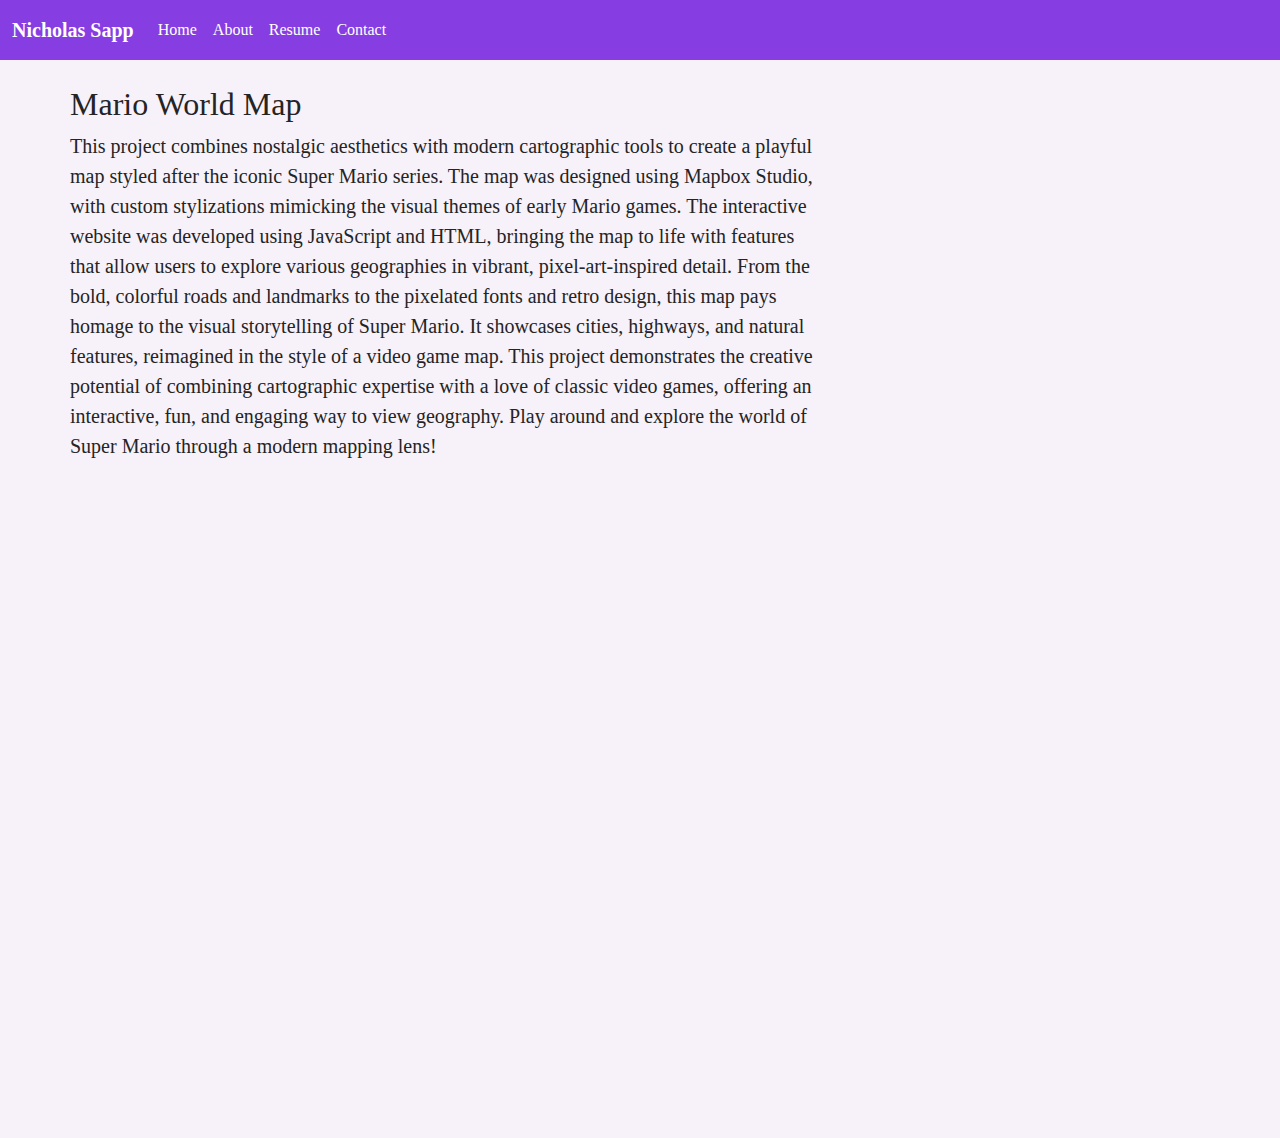
<file: NicholasSapp_Portfolio/portfolio/Mario.html>
<!DOCTYPE html>
<html lang="en">
    
<head>
    <meta charset="utf-8">
    <meta name="viewport" content="width=device-width, initial-scale=1">
    <title>Nicholas Sapp</title>
    <!-- <link href='https://fonts.googleapis.com/css?family=Montserrat:400,700' rel='stylesheet' type='text/css'> -->

    <!--put your Bootstrap stylesheet links below this comment and above style.css-->
    <link rel="stylesheet" href="../css/bootstrap.min.css">
    <link rel="stylesheet" href="../css/style.css">
</head>

<body>
    <!-- Create the navbar -->
    <nav class="navbar navbar-expand-lg navbar-default">
        <!-- Container inside the navbar header to span the page -->
        <div class="container-fluid">
            <!-- Creates the navbar header -->
            <a class="navbar-brand" href="#">Nicholas Sapp</a>
            <!-- This complex script is just for a hamburger button, which will appear on smaller screens -->
            <button class="navbar-toggler" type="button" data-bs-toggle="collapse" data-bs-target="#navbarNav" aria-controls="navbarNav" aria-expanded="false" aria-label="Toggle navigation">
                <svg width="1em" height="1em" viewBox="0 0 16 16" class="bi bi-list" xmlns="http://www.w3.org/2000/svg">
                    <path fill-rule="evenodd" d="M2.5 11.5A.5.5 0 0 1 3 11h10a.5.5 0 0 1 0 1H3a.5.5 0 0 1-.5-.5zm0-4A.5.5 0 0 1 3 7h10a.5.5 0 0 1 0 1H3a.5.5 0 0 1-.5-.5zm0-4A.5.5 0 0 1 3 3h10a.5.5 0 0 1 0 1H3a.5.5 0 0 1-.5-.5z" /></svg>
                <span class="menu"> Menu</span>
            </button>
            <!-- Links to include in navbar -->
            <div class="collapse navbar-collapse" id="navbarNav">
                <!-- Unordered list for links on navbar -->
                <ul class="navbar-nav">
                    <li class="nav-item">
                        <a class="nav-link active" aria-current="page" href="../index.html">Home</a>
                    </li>
                    <li class="nav-item">
                        <a class="nav-link" href="../about.html">About</a>
                    </li>
                    <li class="nav-item">
                        <a class="nav-link" href="../resume.html">Resume</a>
                    </li>
                    <li class="nav-item">
                        <a class="nav-link" href="../contact.html">Contact</a>
                    </li>
                </ul>
            </div> <!-- end .navbar-collapse -->
        </div> <!-- end .container-fluid -->
    </nav> <!-- end navigation bar -->  

    <div class="container">
        <div class="row">
            <div class="col-md-8 col-md-offset-2 col-xs-10 col-xs-offset-1">
                <h2 class="portfolio-title">Mario World Map</h2>
                <p class="portfolio-description">
                    This project combines nostalgic aesthetics with modern cartographic tools to create a playful map styled after the iconic Super Mario series. The map was designed using Mapbox Studio, with custom stylizations mimicking the visual themes of early Mario games. The interactive website was developed using JavaScript and HTML, bringing the map to life with features that allow users to explore various geographies in vibrant, pixel-art-inspired detail.

                    From the bold, colorful roads and landmarks to the pixelated fonts and retro design, this map pays homage to the visual storytelling of Super Mario. It showcases cities, highways, and natural features, reimagined in the style of a video game map.

                    This project demonstrates the creative potential of combining cartographic expertise with a love of classic video games, offering an interactive, fun, and engaging way to view geography. Play around and explore the world of Super Mario through a modern mapping lens!
                </p>
            </div>
        </div>
    </div>
    <div class="container-fluid">
        <div class="row">
            <div class="col-md-12 portfolio-image figure-img img-fluid">
                <a href="../assets/cost-of-childcare-infographic.png">
                    <iframe id="mario" src="https://sappnic.github.io/Mario-Map/Lab2_NicholasSapp/"></iframe>
                </a>
            </div>
        </div>
    </div>

    <!--put your external script links here-->
    <script type="text/javascript" src="../lib/jquery-3.5.1.min.js"></script>
    <script type="text/javascript" src="../lib/bootstrap.min.js"></script>
</body></html>
</file>
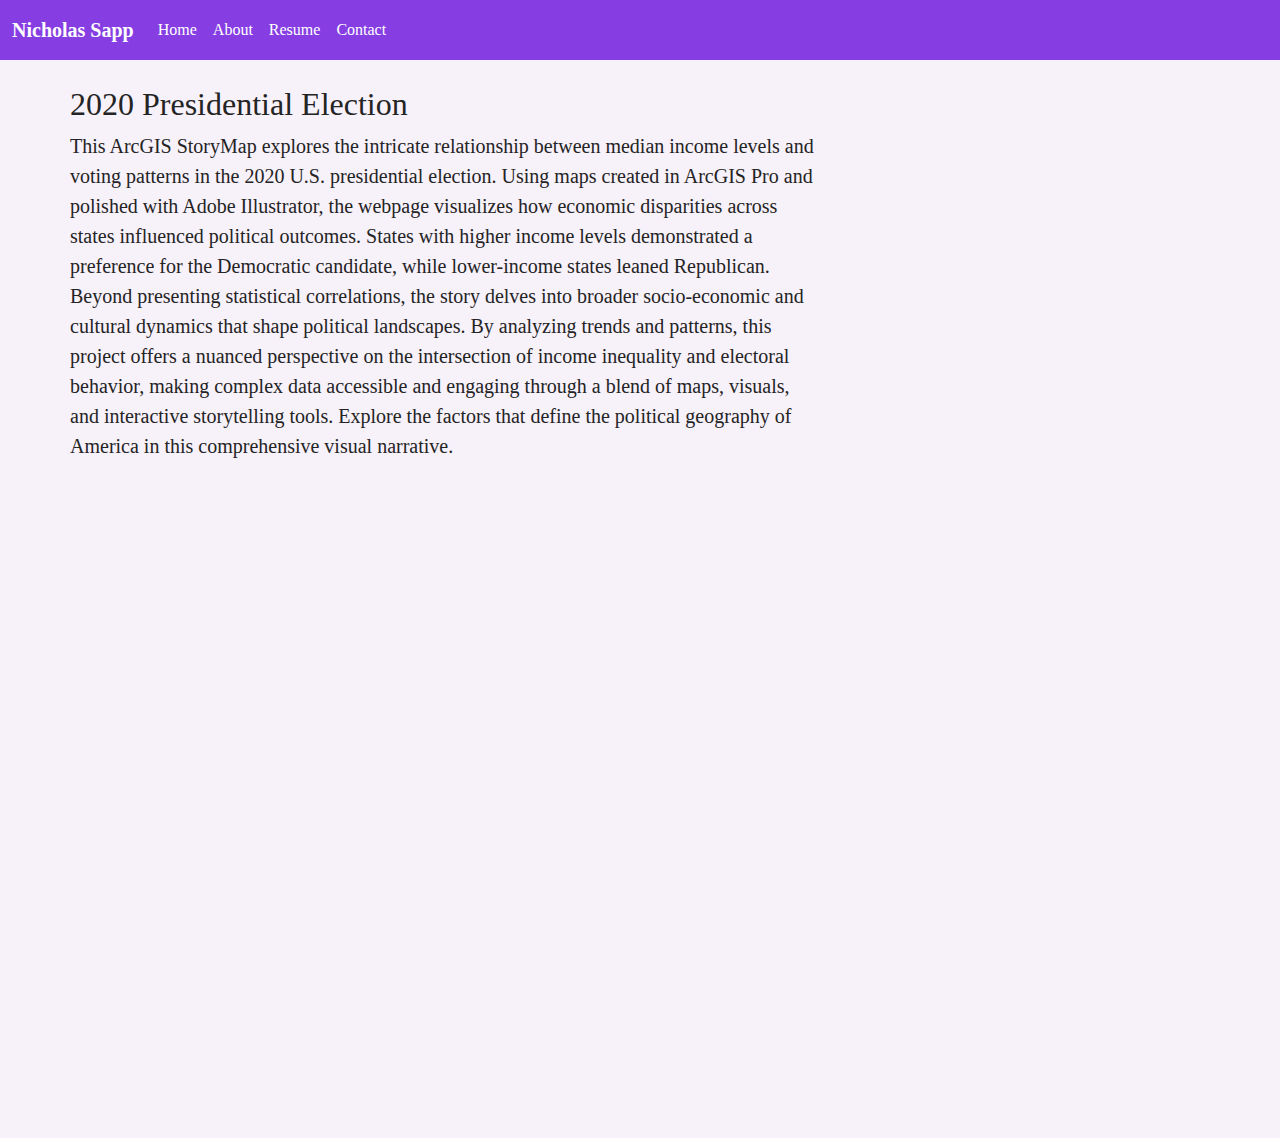
<file: NicholasSapp_Portfolio/portfolio/PresidentialElection.html>
<!DOCTYPE html>
<html lang="en">
    
<head>
    <meta charset="utf-8">
    <meta name="viewport" content="width=device-width, initial-scale=1">
    <title>Nicholas Sapp</title>
    <!-- <link href='https://fonts.googleapis.com/css?family=Montserrat:400,700' rel='stylesheet' type='text/css'> -->

    <!--put your Bootstrap stylesheet links below this comment and above style.css-->
    <link rel="stylesheet" href="../css/bootstrap.min.css">
    <link rel="stylesheet" href="../css/style.css">
</head>

<body>
    <!-- Create the navbar -->
    <nav class="navbar navbar-expand-lg navbar-default">
        <!-- Container inside the navbar header to span the page -->
        <div class="container-fluid">
            <!-- Creates the navbar header -->
            <a class="navbar-brand" href="#">Nicholas Sapp</a>
            <!-- This complex script is just for a hamburger button, which will appear on smaller screens -->
            <button class="navbar-toggler" type="button" data-bs-toggle="collapse" data-bs-target="#navbarNav" aria-controls="navbarNav" aria-expanded="false" aria-label="Toggle navigation">
                <svg width="1em" height="1em" viewBox="0 0 16 16" class="bi bi-list" xmlns="http://www.w3.org/2000/svg">
                    <path fill-rule="evenodd" d="M2.5 11.5A.5.5 0 0 1 3 11h10a.5.5 0 0 1 0 1H3a.5.5 0 0 1-.5-.5zm0-4A.5.5 0 0 1 3 7h10a.5.5 0 0 1 0 1H3a.5.5 0 0 1-.5-.5zm0-4A.5.5 0 0 1 3 3h10a.5.5 0 0 1 0 1H3a.5.5 0 0 1-.5-.5z" /></svg>
                <span class="menu"> Menu</span>
            </button>
            <!-- Links to include in navbar -->
            <div class="collapse navbar-collapse" id="navbarNav">
                <!-- Unordered list for links on navbar -->
                <ul class="navbar-nav">
                    <li class="nav-item">
                        <a class="nav-link active" aria-current="page" href="../index.html">Home</a>
                    </li>
                    <li class="nav-item">
                        <a class="nav-link" href="../about.html">About</a>
                    </li>
                    <li class="nav-item">
                        <a class="nav-link" href="../resume.html">Resume</a>
                    </li>
                    <li class="nav-item">
                        <a class="nav-link" href="../contact.html">Contact</a>
                    </li>
                </ul>
            </div> <!-- end .navbar-collapse -->
        </div> <!-- end .container-fluid -->
    </nav> <!-- end navigation bar -->  

    <div class="container">
        <div class="row">
            <div class="col-md-8 col-md-offset-2 col-xs-10 col-xs-offset-1">
                <h2 class="portfolio-title">2020 Presidential Election</h2>
                <p class="portfolio-description">
                    This ArcGIS StoryMap explores the intricate relationship between median income levels and voting patterns in the 2020 U.S. presidential election. Using maps created in ArcGIS Pro and polished with Adobe Illustrator, the webpage visualizes how economic disparities across states influenced political outcomes. States with higher income levels demonstrated a preference for the Democratic candidate, while lower-income states leaned Republican.

                    Beyond presenting statistical correlations, the story delves into broader socio-economic and cultural dynamics that shape political landscapes. By analyzing trends and patterns, this project offers a nuanced perspective on the intersection of income inequality and electoral behavior, making complex data accessible and engaging through a blend of maps, visuals, and interactive storytelling tools.

                    Explore the factors that define the political geography of America in this comprehensive visual narrative.
                </p>
            </div>
        </div>
    </div>
    <div class="container-fluid">
        <div class="row">
            <div class="col-md-12 portfolio-image figure-img img-fluid">
                <a href="../assets/cost-of-childcare-infographic.png">
                    <iframe id="election" src="https://storymaps.arcgis.com/stories/e1efe43528b446b285308d35266e7bf8"></iframe>
                </a>
            </div>
        </div>
    </div>

    <!--put your external script links here-->
    <script type="text/javascript" src="../lib/jquery-3.5.1.min.js"></script>
    <script type="text/javascript" src="../lib/bootstrap.min.js"></script>
</body></html>
</file>
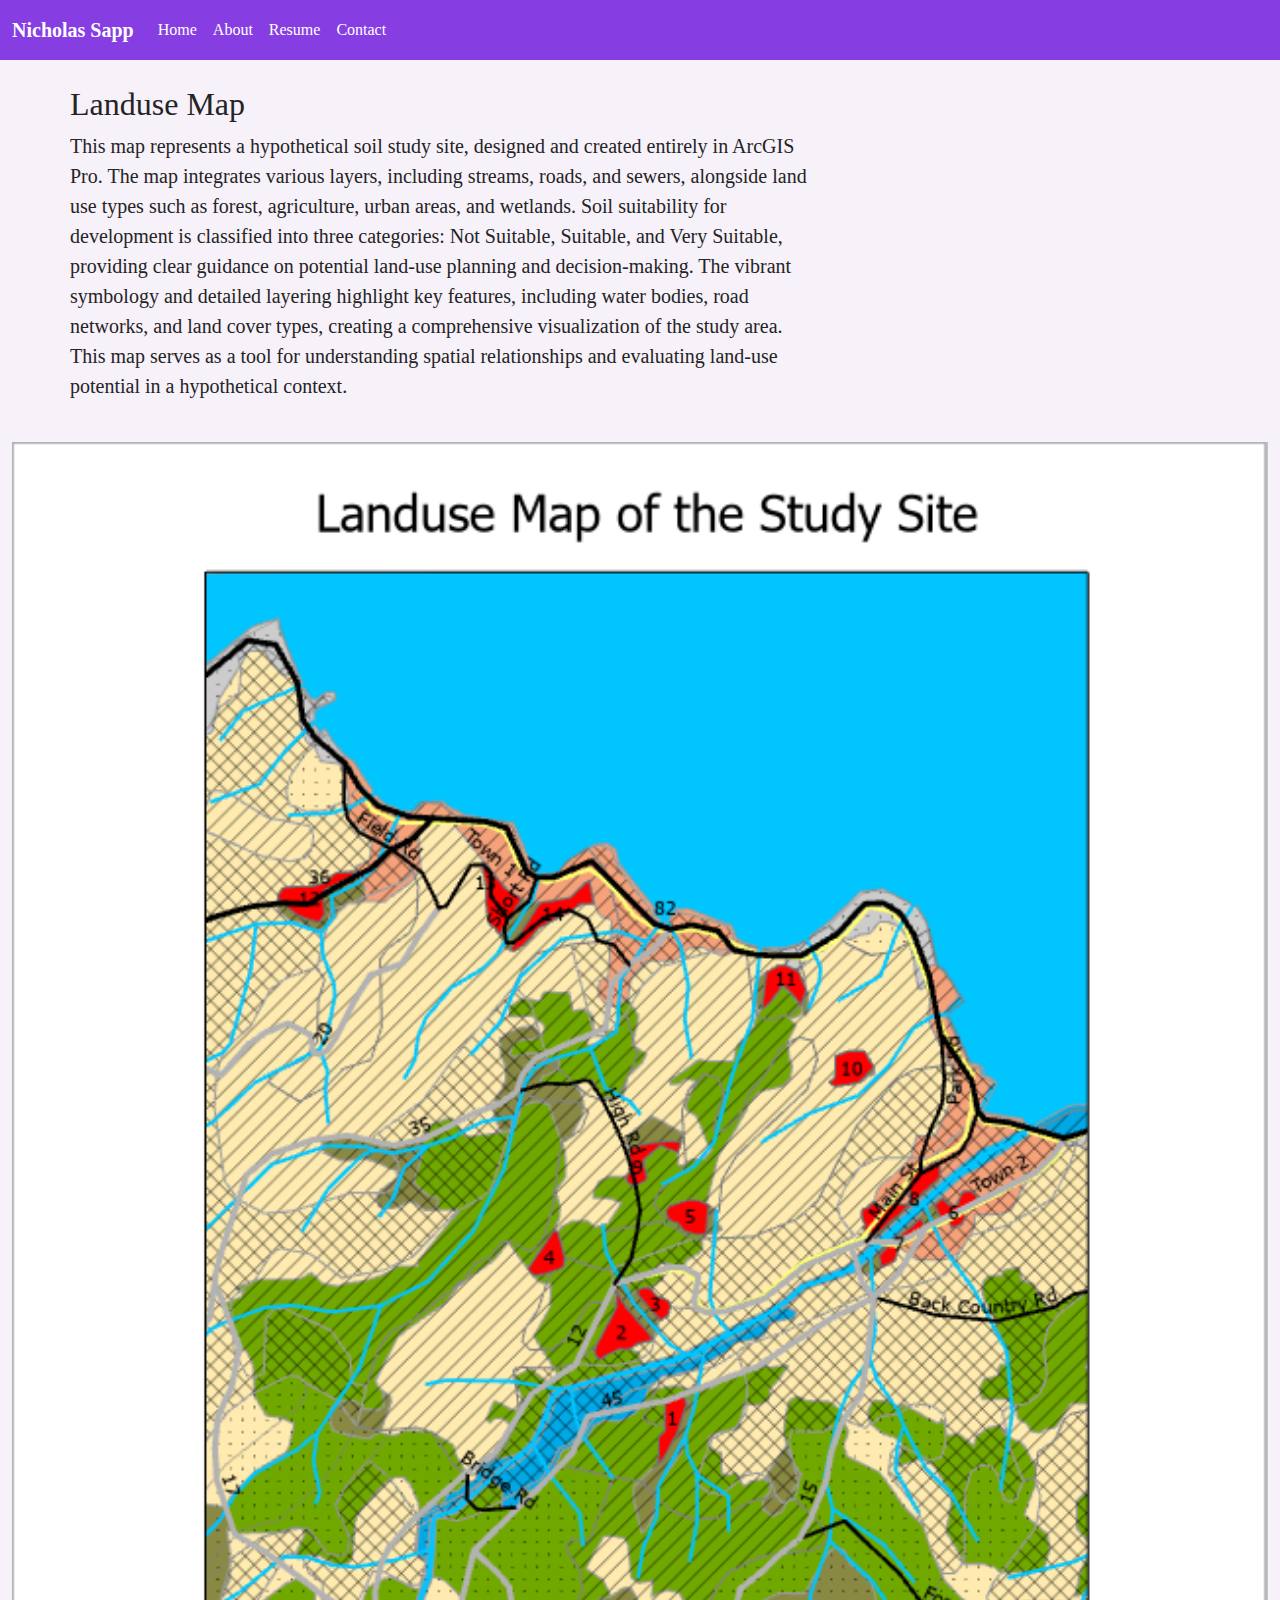
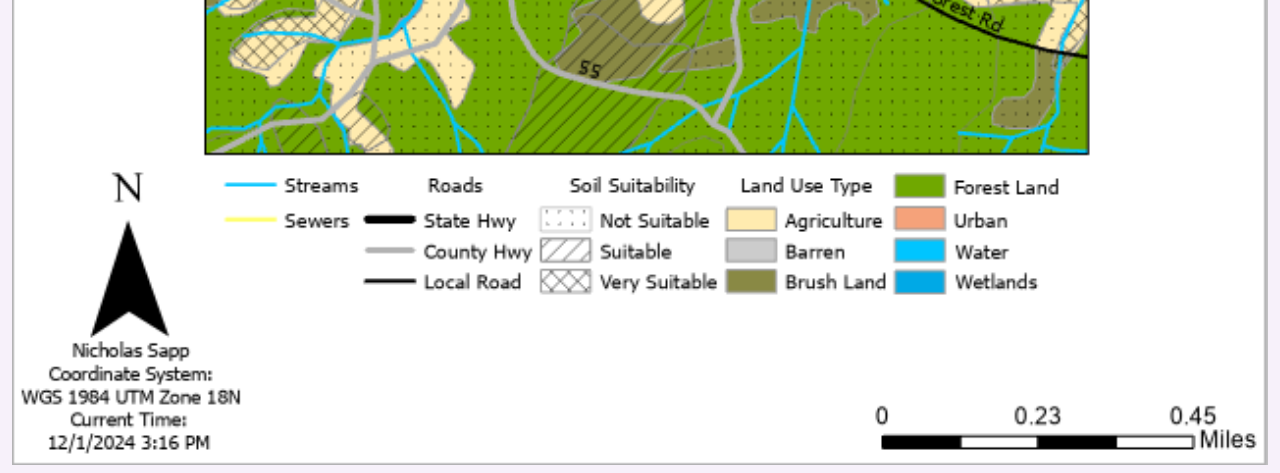
<file: NicholasSapp_Portfolio/portfolio/StudySite.html>
<!DOCTYPE html>
<html lang="en">
    
<head>
    <meta charset="utf-8">
    <meta name="viewport" content="width=device-width, initial-scale=1">
    <title>Nicholas Sapp</title>
    <!-- <link href='https://fonts.googleapis.com/css?family=Montserrat:400,700' rel='stylesheet' type='text/css'> -->

    <!--put your Bootstrap stylesheet links below this comment and above style.css-->
    <link rel="stylesheet" href="../css/bootstrap.min.css">
    <link rel="stylesheet" href="../css/style.css">
</head>

<body>
    <!-- Create the navbar -->
    <nav class="navbar navbar-expand-lg navbar-default">
        <!-- Container inside the navbar header to span the page -->
        <div class="container-fluid">
            <!-- Creates the navbar header -->
            <a class="navbar-brand" href="#">Nicholas Sapp</a>
            <!-- This complex script is just for a hamburger button, which will appear on smaller screens -->
            <button class="navbar-toggler" type="button" data-bs-toggle="collapse" data-bs-target="#navbarNav" aria-controls="navbarNav" aria-expanded="false" aria-label="Toggle navigation">
                <svg width="1em" height="1em" viewBox="0 0 16 16" class="bi bi-list" xmlns="http://www.w3.org/2000/svg">
                    <path fill-rule="evenodd" d="M2.5 11.5A.5.5 0 0 1 3 11h10a.5.5 0 0 1 0 1H3a.5.5 0 0 1-.5-.5zm0-4A.5.5 0 0 1 3 7h10a.5.5 0 0 1 0 1H3a.5.5 0 0 1-.5-.5zm0-4A.5.5 0 0 1 3 3h10a.5.5 0 0 1 0 1H3a.5.5 0 0 1-.5-.5z" /></svg>
                <span class="menu"> Menu</span>
            </button>
            <!-- Links to include in navbar -->
            <div class="collapse navbar-collapse" id="navbarNav">
                <!-- Unordered list for links on navbar -->
                <ul class="navbar-nav">
                    <li class="nav-item">
                        <a class="nav-link active" aria-current="page" href="../index.html">Home</a>
                    </li>
                    <li class="nav-item">
                        <a class="nav-link" href="../about.html">About</a>
                    </li>
                    <li class="nav-item">
                        <a class="nav-link" href="../resume.html">Resume</a>
                    </li>
                    <li class="nav-item">
                        <a class="nav-link" href="../contact.html">Contact</a>
                    </li>
                </ul>
            </div> <!-- end .navbar-collapse -->
        </div> <!-- end .container-fluid -->
    </nav> <!-- end navigation bar -->  

    <div class="container">
        <div class="row">
            <div class="col-md-8 col-md-offset-2 col-xs-10 col-xs-offset-1">
                <h2 class="portfolio-title">Landuse Map</h2>
                <p class="portfolio-description">
                    This map represents a hypothetical soil study site, designed and created entirely in ArcGIS Pro. The map integrates various layers, including streams, roads, and sewers, alongside land use types such as forest, agriculture, urban areas, and wetlands. Soil suitability for development is classified into three categories: Not Suitable, Suitable, and Very Suitable, providing clear guidance on potential land-use planning and decision-making.

                    The vibrant symbology and detailed layering highlight key features, including water bodies, road networks, and land cover types, creating a comprehensive visualization of the study area. This map serves as a tool for understanding spatial relationships and evaluating land-use potential in a hypothetical context.
                </p>
            </div>
        </div>
    </div>
    <div class="container-fluid">
        <div class="row">
            <div class="col-md-12 portfolio-image figure-img img-fluid">
                <a href="../assets/cost-of-childcare-infographic.png">
                    <img src="../assets/FinalProject377.PNG" alt="Real Cost of Child Care Infographic" class="center-block img-responsive" max-width="100%" areheight="auto" />
                </a>
            </div>
        </div>
    </div>

    <!--put your external script links here-->
    <script type="text/javascript" src="../lib/jquery-3.5.1.min.js"></script>
    <script type="text/javascript" src="../lib/bootstrap.min.js"></script>
</body></html>
</file>
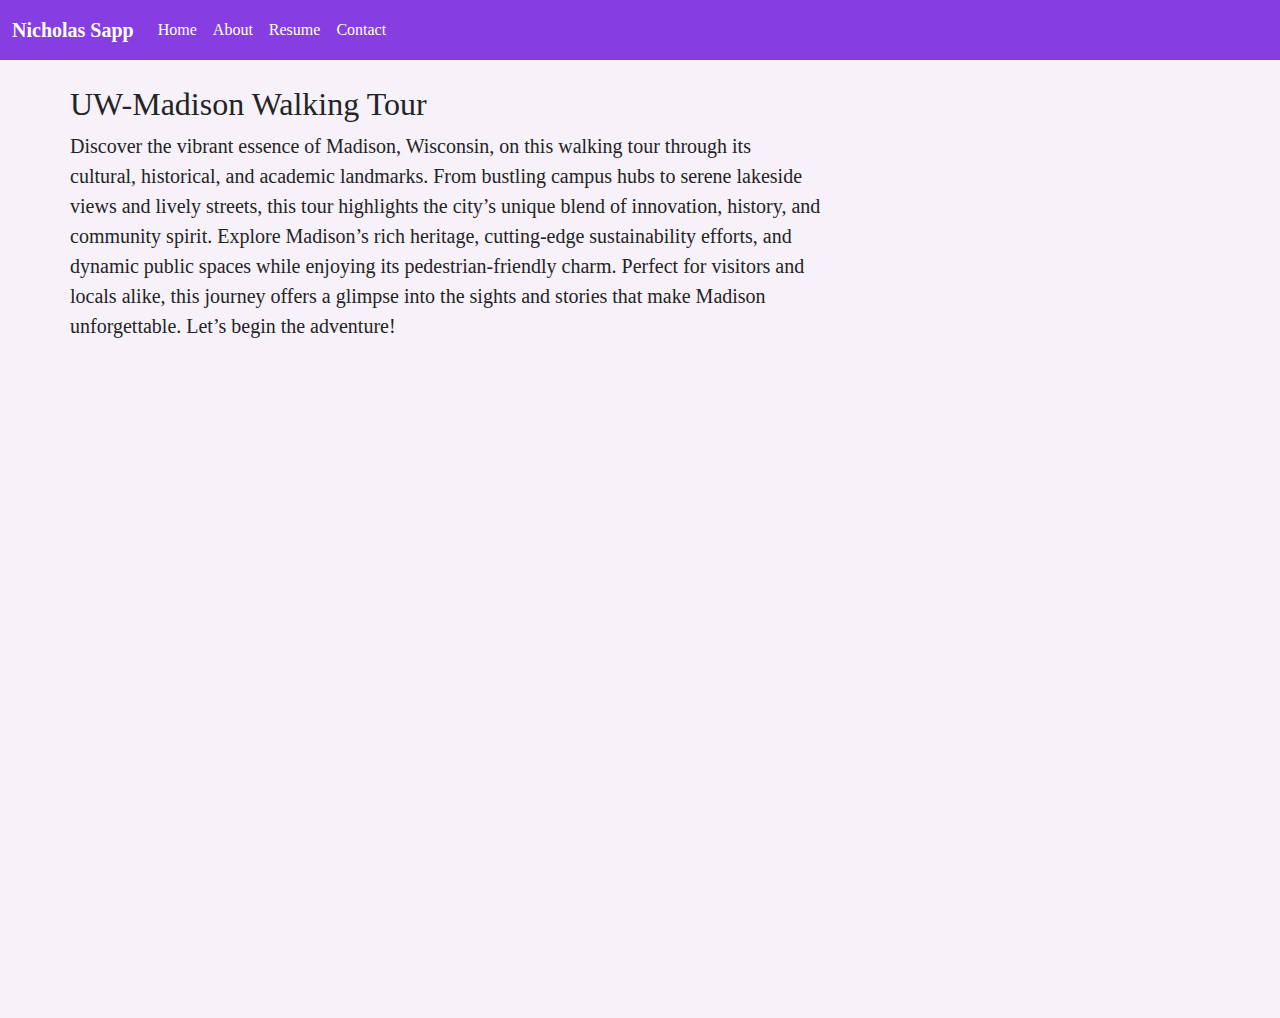
<file: NicholasSapp_Portfolio/portfolio/WalkingTour.html>
<!DOCTYPE html>
<html lang="en">
    
<head>
    <meta charset="utf-8">
    <meta name="viewport" content="width=device-width, initial-scale=1">
    <title>Nicholas Sapp</title>
    <!-- <link href='https://fonts.googleapis.com/css?family=Montserrat:400,700' rel='stylesheet' type='text/css'> -->

    <!--put your Bootstrap stylesheet links below this comment and above style.css-->
    <link rel="stylesheet" href="../css/bootstrap.min.css">
    <link rel="stylesheet" href="../css/style.css">
</head>

<body>
    <!-- Create the navbar -->
    <nav class="navbar navbar-expand-lg navbar-default">
        <!-- Container inside the navbar header to span the page -->
        <div class="container-fluid">
            <!-- Creates the navbar header -->
            <a class="navbar-brand" href="#">Nicholas Sapp</a>
            <!-- This complex script is just for a hamburger button, which will appear on smaller screens -->
            <button class="navbar-toggler" type="button" data-bs-toggle="collapse" data-bs-target="#navbarNav" aria-controls="navbarNav" aria-expanded="false" aria-label="Toggle navigation">
                <svg width="1em" height="1em" viewBox="0 0 16 16" class="bi bi-list" xmlns="http://www.w3.org/2000/svg">
                    <path fill-rule="evenodd" d="M2.5 11.5A.5.5 0 0 1 3 11h10a.5.5 0 0 1 0 1H3a.5.5 0 0 1-.5-.5zm0-4A.5.5 0 0 1 3 7h10a.5.5 0 0 1 0 1H3a.5.5 0 0 1-.5-.5zm0-4A.5.5 0 0 1 3 3h10a.5.5 0 0 1 0 1H3a.5.5 0 0 1-.5-.5z" /></svg>
                <span class="menu"> Menu</span>
            </button>
            <!-- Links to include in navbar -->
            <div class="collapse navbar-collapse" id="navbarNav">
                <!-- Unordered list for links on navbar -->
                <ul class="navbar-nav">
                    <li class="nav-item">
                        <a class="nav-link active" aria-current="page" href="../index.html">Home</a>
                    </li>
                    <li class="nav-item">
                        <a class="nav-link" href="../about.html">About</a>
                    </li>
                    <li class="nav-item">
                        <a class="nav-link" href="../resume.html">Resume</a>
                    </li>
                    <li class="nav-item">
                        <a class="nav-link" href="../contact.html">Contact</a>
                    </li>
                </ul>
            </div> <!-- end .navbar-collapse -->
        </div> <!-- end .container-fluid -->
    </nav> <!-- end navigation bar -->  

    <div class="container">
        <div class="row">
            <div class="col-md-8 col-md-offset-2 col-xs-10 col-xs-offset-1">
                <h2 class="portfolio-title">UW-Madison Walking Tour</h2>
                <p class="portfolio-description">
                    Discover the vibrant essence of Madison, Wisconsin, on this walking tour through its cultural, historical, and academic landmarks. From bustling campus hubs to serene lakeside views and lively streets, this tour highlights the city’s unique blend of innovation, history, and community spirit. Explore Madison’s rich heritage, cutting-edge sustainability efforts, and dynamic public spaces while enjoying its pedestrian-friendly charm. Perfect for visitors and locals alike, this journey offers a glimpse into the sights and stories that make Madison unforgettable. Let’s begin the adventure!
                </p>
            </div>
        </div>
    </div>
    <div class="container-fluid">
        <div class="row">
            <div class="col-md-12 portfolio-image figure-img img-fluid">
                <iframe id="walking-tour" src="https://sappnic.github.io/Lab-3_Geography572/Lab3_WalkingTour/Main/"></iframe>
            </div>
        </div>
    </div>

    <!--put your external script links here-->
    <script type="text/javascript" src="../lib/jquery-3.5.1.min.js"></script>
    <script type="text/javascript" src="../lib/bootstrap.min.js"></script>
</body></html>
</file>
<file: NicholasSapp_Portfolio/css/style.css>
/***** NAVBAR *****/

.navbar {
    background-color: #863ee3;
    border-radius: 0;
}

/* Navbar title */
.navbar-default .navbar-brand {
    color: white;
    font-size: px;
    font-weight: bold;
}

/* Navbar hover effects */
.navbar-default .navbar-brand:hover,
.navbar-default .navbar-brand:focus,
.navbar-default .navbar-nav > li > a:hover,
.navbar-default .navbar-nav > li > a:focus {
    color: #ebd122;
    text-decoration: none;
}

/* Navbar links */
.navbar-default .navbar-nav > li > a {
    color: #fff;
    font-size: 16px;
    padding: 10px;
}

/* Navbar collapsed styles */
.navbar-toggler {
    color: #fff;
    border-color: #fff;
    background-color: #863ee3;
    border-radius: 4px;
    border: 1px solid;
    fill: #fff;
    font-size: 16px;
    position: relative;
    margin-right: 10px;
}

.navbar-toggler:hover,
.navbar-toggler:focus {
    background-color: #ebd122;
    color: #242424;
    fill: #242424;
    border-color: #fff;

}

/*** JUMBOTRON ***/

.jumbotron {
    background-image: url("../assets/contour-lines.png");
    text-align: center;
    color: #fff;
    padding: 3%;
    border-radius: 0px;
}

.jumbotron h2 {
    font-size: 36px;
    font-weight: bold;
}

.img-responsive{
    width:100%;
}

/*** CARD ***/

.card {
    background-color: #fff;
    border-color: #cccccc;
    border-width: 1px;
    width: 100%;
}

.card:hover {
    border-color: #ebd122;
}

/*** Basic Text Styles ***/

#about-world {
    max-height: 375px;
}

.resume h3 {
    font-weight: bold;
}


hr {
    border-color: white;
    border-width: 2px;
}

p {
    font-size: 20px;
}

a {
    color: #863ee3;
}

a:hover {
    color: #ebd122;
}

.container{
    padding:25px 0;
}

body {

    font-family: 'Georgia', serif;
    background-color: #f7f1fa;
    color: #242424;
}

#walking-tour {

    width: 100%;
    height: 625px;
}

#tornado {

    width: 100%;
    height: 625px;
}

#election {

    width: 100%;
    height: 625px;
}

#mario {

    width: 100%;
    height: 625px;
}
</file>
